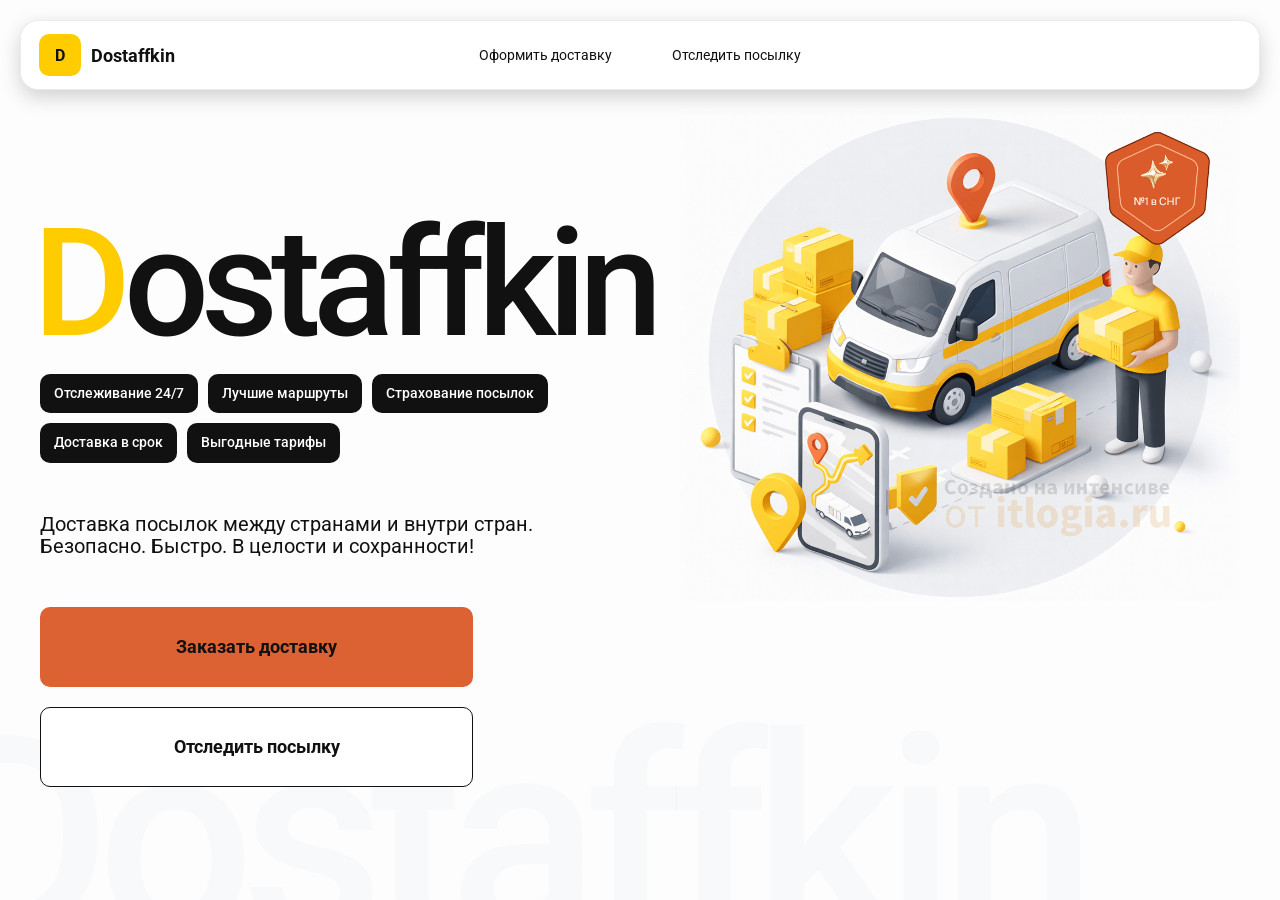
<file: index.html>
<!doctype html>
<html lang="ru">

<head>
    <meta charset="utf-8" />
    <meta name="viewport" content="width=device-width,initial-scale=1,maximum-scale=1,user-scalable=0" />
    <title>Dostaffkin — Доставка посылок между странами и внутри стран. Безопасно. Быстро. В целости и сохранности!
    </title>



    <link href="styles/base.css" rel="stylesheet" />
    <link href="styles/base_addaptive.css" rel="stylesheet" />
    <link href="styles/index.css" rel="stylesheet" />
    <link href="styles/index_addaptive.css" rel="stylesheet" />
</head>

<body>


    <div class="container">
        <header class="header">
            <a class="header-brand" href="#">
                <div class="header-logo">D</div>
                <div class="header-title">Dostaffkin</div>
            </a>
            <nav class="header-menu">
                <a class="header-link" href="./order.html">Оформить <span>доставку</span></a>
                <a class="header-link" href="./track.html">Отследить <span>посылку</span></a>
            </nav>
        </header>
        <main class="main">
            <section class="main-info">
                <div class="main-title">
                    <span>D</span>ostaffkin
                </div>
                <div class="main-features">
                    <div class="main-feature">Отслеживание 24/7</div>
                    <div class="main-feature">Лучшие маршруты</div>
                    <div class="main-feature">Страхование посылок</div>
                    <div class="main-feature">Доставка в срок</div>
                    <div class="main-feature">Выгодные тарифы</div>
                </div>
                <div class="main-description">
                    Доставка посылок между странами и внутри стран.
                    Безопасно. Быстро. В целости и сохранности!
                </div>
                <div class="main-actions">
                    <a class="button" type="button" href="./order.html">Заказать доставку</a>
                    <a class="button button-white" type="button" href="./track.html">Отследить посылку</a>
                </div>
            </section>
            <div class="main-title-ghost">Dostaffkin</div>
            <section class="main-image">
                <img src="images/main-image.png" alt="Main image" />
            </section>


        </main>
    </div>
</body>

</html>
</file>
<file: styles/base.css>
*,
*::before,
*::after {
    box-sizing: border-box;
}

@font-face {
    font-family: "Roboto";
    src: url("../fonts/Roboto-Regular.ttf");
    font-weight: normal;
}

@font-face {
    font-family: "Roboto";
    src: url("../fonts/Roboto-Bold.ttf");
    font-weight: bold;
}

@font-face {
    font-family: "Roboto";
    src: url("../fonts/Roboto-Medium.ttf");
    font-weight: 500;
}

html,
body {
    margin: 0;
    color: #111111;
    font-family: "Roboto", sans-serif;
}

body {
    background: #FDFDFD;
}

.container {
    overflow: hidden;
    min-height: 100vh;
}

.header {
    border-radius: 18px;
    box-shadow: 0 7px 20px 0 #0000002E;
    backdrop-filter: blur(10px);
    background: #ffffff;
    left: 20px;
    border: 1px solid rgba(0, 0, 0, 0.08);
    position: fixed;
    right: 20px;
    top: 20px;
    padding: 14px 18px;
    height: 70px;
    display: flex;
    align-items: center;
    z-index: 6;
}

.header-brand {
    display: flex;
    align-items: center;
    text-decoration: none;
    gap: 10px;
}

.header-logo {
    width: 42px;
    height: 42px;
    border-radius: 10px;
    background: #FFCC00;
    display: grid;
    place-items: center;
    font-weight: bold;
    color: #111;
}

.header-title {
    font-size: 18px;
    font-weight: bold;
    color: #111111;
    text-decoration: none;
}

.header-menu {
    display: flex;
    align-items: center;
    gap: 60px;
    margin: 0;
    position: absolute;
    left: 50%;
    transform: translateX(-50%);
}

.header-link {
    font-size: 14px;
    color: #111111;
    text-decoration: none;
}

.header-menu {
    display: flex;
    align-items: center;
    gap: 60px;
    margin: 0;
    position: absolute;
    left: 50%;
    transform: translateX(-50%);
}

.button {
    border: 0;
    outline: none;
    height: 44px;
    border-radius: 10px;
    font-size: 14px;
    font-weight: bold;
    cursor: pointer;
    font-family: inherit;
    transition: transform .08s ease, opacity .12s ease;
    background: #DC6133;
    color: #111111;
    text-align: center;
    text-decoration: none;
}

.button:hover {
    background-color: #E5BC19;
}

.button:disabled {
    cursor: not-allowed;
    background-color: #FADE6E;
    color: #787878;
    transform: none;
}

.button.button-white {
    background: #ffffff;
    border: 1px solid #111111;
}

.button.button-white:hover {
    background: rgb(241 241 241);
}

.main-field {
    display: flex;
    align-items: center;
    margin-top: 6px;
    gap: 10px;
    border: 1px solid #1111111A;
    background: #FAFAFA;
    border-radius: 10px;
    padding: 10px 12px;
    position: relative;
    box-sizing: border-box;
    height: 50px;
}

.main-field.textarea {
    height: auto;
}

.main-pin {
    width: 28px;
    height: 28px;
    border-radius: 10px;
    background: rgba(17, 17, 17, 0.08);
    display: grid;
    place-items: center;
    flex: 0 0 auto;
    position: relative;
}

.main-pin::before {
    content: "";
    width: 8px;
    height: 8px;
    border-radius: 999px;
    background: orange;
    opacity: .75;
    display: block;
}

.main-field:last-child .main-pin::before {
    background: green;
    opacity: .85;
}

input,
textarea {
    width: 100%;
    border: 0;
    outline: none;
    background: transparent;
    font-size: 14px;
    color: #111111;
    font-family: inherit;
}

textarea {
    resize: vertical;
    min-height: 72px;
    padding: 2px 0;
}

input::placeholder,
textarea::placeholder {
    color: #7C7C7C;
}

.main-field:focus-within {
    border-color: rgba(0, 0, 0, 0.20);
    box-shadow: 0 0 0 4px rgba(255, 204, 0, 0.35);
    background: rgba(255, 255, 255, 0.75);
}
</file>
<file: styles/base_addaptive.css>
@media (max-width: 767px) {
    .header {
        left: 10px;
        right: 10px;
        top: 10px;
    }

    .header-link span {
        display: none;
    }

    .header-menu {
        gap: 20px;
        justify-content: flex-start;
        margin: 0 0 0 30px;
        position: static;
        transform: none;
    }
}

@media (max-width: 420px) {
    .header-title {
        display: none;
    }
}

@media (max-width: 374px) {
    .header-menu {
        gap: 10px;
        margin: 0 0 0 10px;
    }
}
</file>
<file: styles/index.css>
.container {
    overflow: hidden;
    min-height: 100vh;
}

.main {
    padding: 111px 40px 40px;
    position: relative;
    display: flex;
}

.main-info {
    max-width: 840px;
    width: 100%;
    position: relative;
}

.main-title {
    margin-top: 98px;
    font-weight: 500;
    font-size: 200px;
    line-height: 1;
    letter-spacing: -0.05em;
    color: #111111;
    left: -15px;
    position: relative;
}

.main-title span {
    color: #ffcc00;
}

.main-features {
    margin-top: 15px;
    display: flex;
    flex-wrap: wrap;
    gap: 10px;
}

.main-feature {
    background: #111111;
    color: #ffffff;
    padding: 12px 14px;
    font-weight: 500;
    font-size: 14px;
    line-height: 1.1;
    border-radius: 10px;
}

.main-description {
    margin-top: 50px;
    max-width: 500px;
    font-size: 20px;
    line-height: 1.1;
    color: #111111;
}

.main-actions {
    margin-top: 50px;
    display: flex;
    flex-direction: column;
    gap: 20px;
}

.main-actions .button {
    height: 80px;
    width: 433px;
    font-size: 18px;
    font-weight: bold;
    place-items: center;
    display: grid;
}

.main-title-ghost {
    position: absolute;
    z-index: -1;
    left: -70px;
    bottom: -150px;
    font-weight: 500;
    font-size: 278px;
    line-height: 1;
    letter-spacing: -0.05em;
    color: #ECEDF04D;
}

.main-image {
    width: 1024px;
    top: 100px;
    z-index: -2;
}

.main-image img {
    width: 100%;
    max-width: 1024px;
    height: auto;
    display: block;
}
</file>
<file: styles/index_addaptive.css>
@media (max-width: 1760px) {
    .main-title {
        font-size: 150px;
        left: -7px;
    }

    .main-info {
        max-width: 640px;
    }
}

@media (max-width: 1200px) {
    .main-info {
        max-width: 540px;
    }

    .main {
        padding: 111px 20px 20px;
    }

    .main-title {
        font-size: 120px;
        left: -4px;
    }

    .main-title-ghost {
        font-size: 220px;
    }
}

@media (max-width: 1024px) {
    .main-title {
        margin-top: 30px;
    }

    .main {
        flex-direction: column-reverse;
    }

    .main-image {
        max-width: 350px;
        position: absolute;
        left: 370px;
        top: 370px;
    }

    .main-info {
        max-width: 100%;
    }

    .main-actions {
        gap: 10px;
    }

    .main-actions .button {
        height: 50px;
        font-size: 14px;
        width: auto;
        max-width: 300px;
    }

    .main-description {
        max-width: 350px;
    }
}

@media (max-width: 570px) {
    .main-title {
        font-size: 88px;
    }

    .main-description {
        max-width: 100%
    }

    .main-actions {
        width: 100%;
    }

    .main-actions .button {
        width: 100%;
        max-width: 100%
    }

    .main-image {
        max-width: 650px;
        position: absolute;
        left: 170px;
        top: 70px;
        opacity: 0.2;
    }
}

@media (max-width: 400px) {
    .main-title {
        font-size: 70px;
    }
}
</file>
